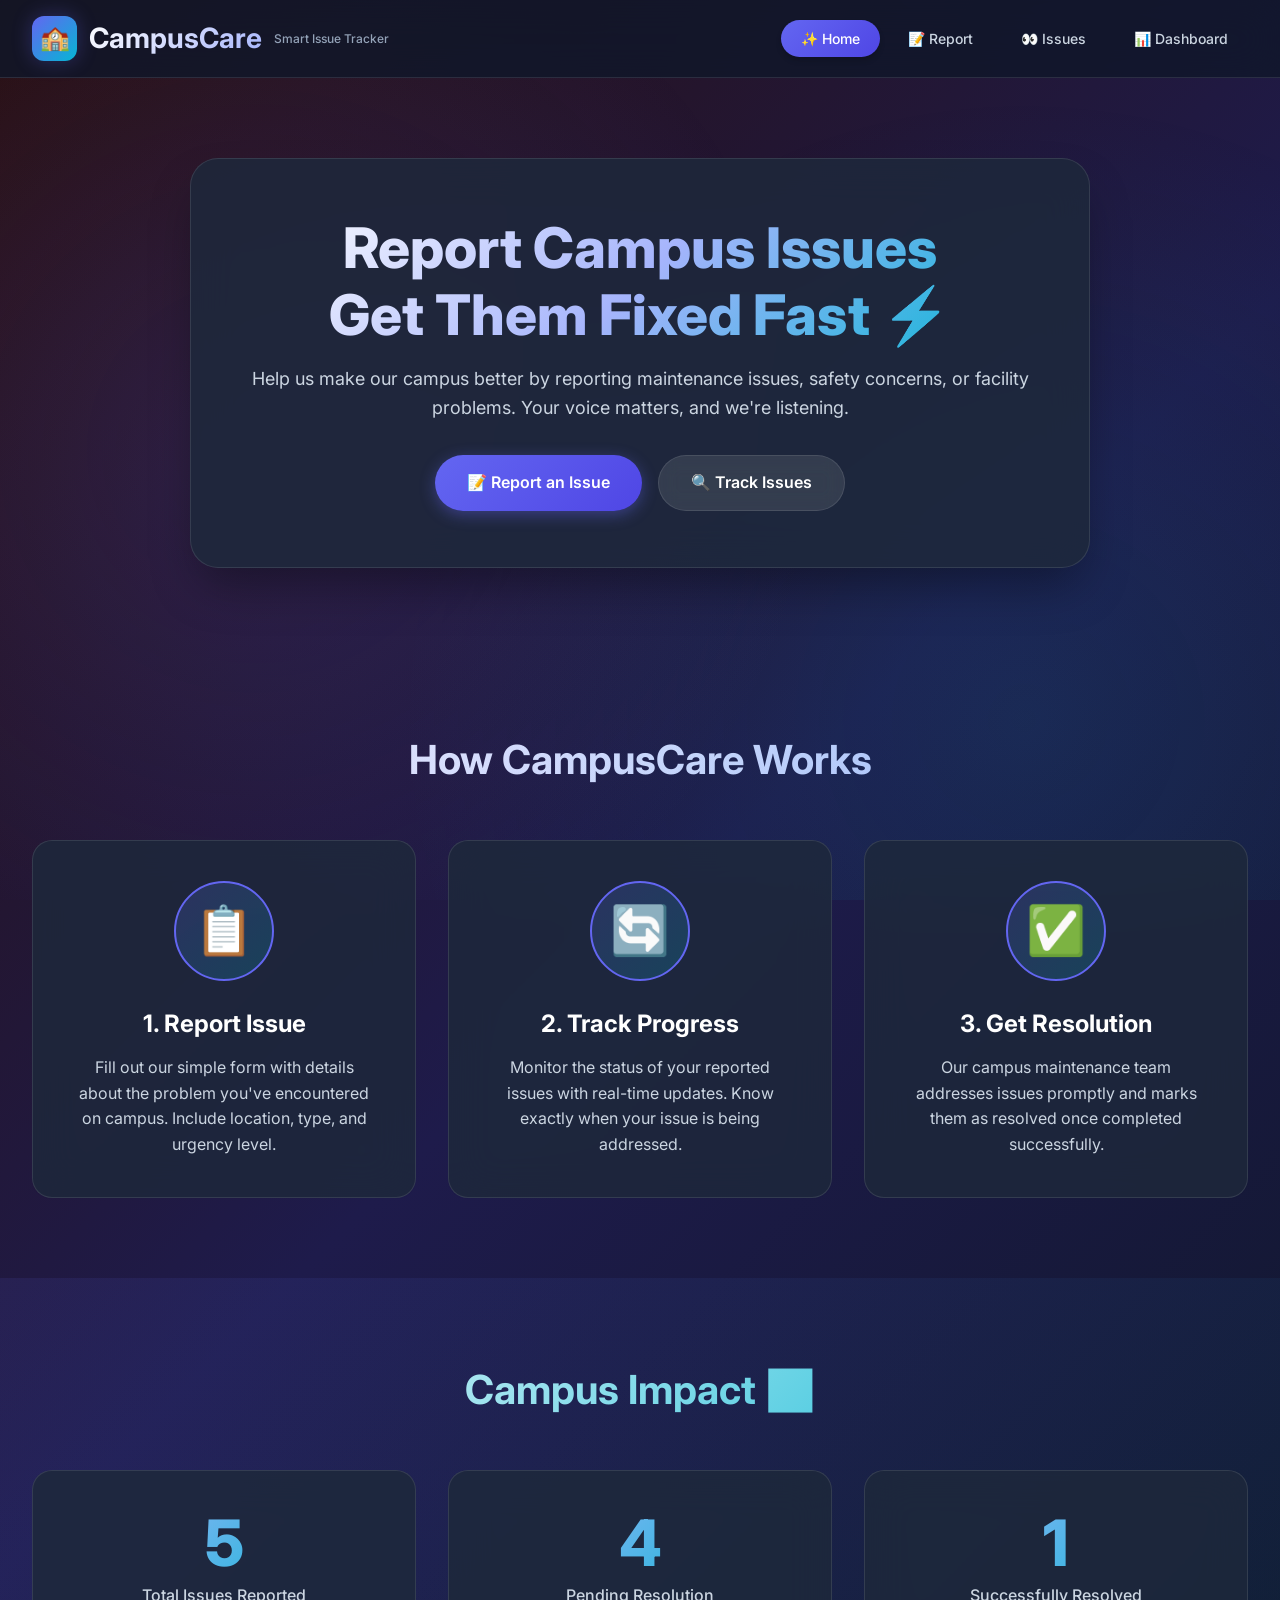
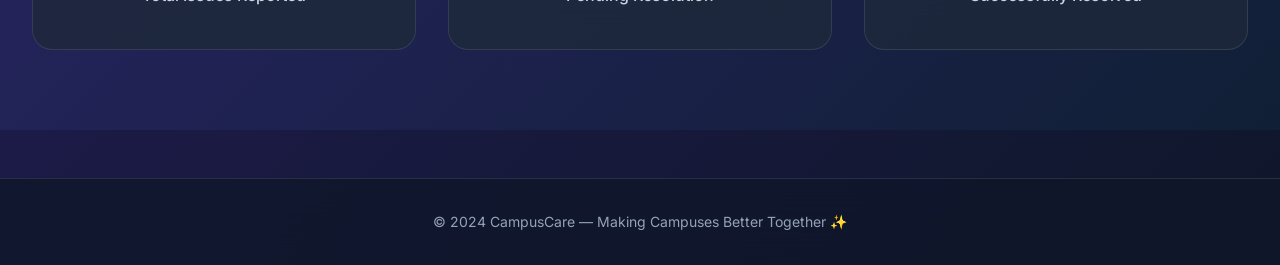
<file: index.html>
<!DOCTYPE html>
<html lang="en">
<head>
    <meta charset="UTF-8">
    <meta name="viewport" content="width=device-width, initial-scale=1.0">
    <title>CampusCare | Smart Campus Issue Tracker</title>
    <link rel="stylesheet" href="style.css?v=2">
    <link href="https://fonts.googleapis.com/css2?family=Inter:wght@400;500;600;700;800&display=swap" rel="stylesheet">
</head>
<body>
    <nav class="navbar">
        <div class="nav-container">
            <div class="logo">
                <div class="logo-icon">🏫</div>
                <h2>CampusCare</h2>
                <span>Smart Issue Tracker</span>
            </div>
            <ul class="nav-menu">
                <li><a href="index.html" class="active">✨ Home</a></li>
                <li><a href="report-issue.html">📝 Report</a></li>
                <li><a href="view-issues.html">👀 Issues</a></li>
                <li><a href="dashboard.html">📊 Dashboard</a></li>
            </ul>
            <div class="hamburger">
                <span></span>
                <span></span>
                <span></span>
            </div>
        </div>
    </nav>

    <main>
        <section class="hero">
            <div class="hero-content">
                <h1>Report Campus Issues<br>Get Them Fixed Fast ⚡</h1>
                <p>Help us make our campus better by reporting maintenance issues, safety concerns, or facility problems. Your voice matters, and we're listening.</p>
                <div class="hero-buttons">
                    <a href="report-issue.html" class="btn btn-primary">📝 Report an Issue</a>
                    <a href="view-issues.html" class="btn btn-secondary">🔍 Track Issues</a>
                </div>
            </div>
        </section>

        <section class="features">
            <h2>How CampusCare Works</h2>
            <div class="features-grid">
                <div class="feature-card">
                    <div class="feature-icon">📋</div>
                    <h3>1. Report Issue</h3>
                    <p>Fill out our simple form with details about the problem you've encountered on campus. Include location, type, and urgency level.</p>
                </div>
                <div class="feature-card">
                    <div class="feature-icon">🔄</div>
                    <h3>2. Track Progress</h3>
                    <p>Monitor the status of your reported issues with real-time updates. Know exactly when your issue is being addressed.</p>
                </div>
                <div class="feature-card">
                    <div class="feature-icon">✅</div>
                    <h3>3. Get Resolution</h3>
                    <p>Our campus maintenance team addresses issues promptly and marks them as resolved once completed successfully.</p>
                </div>
            </div>
        </section>

        <section class="stats">
            <h2>Campus Impact 📈</h2>
            <div class="stats-container" id="statsContainer">
                <div class="stat">
                    <div class="stat-number" id="totalIssues">0</div>
                    <div class="stat-label">Total Issues Reported</div>
                </div>
                <div class="stat">
                    <div class="stat-number" id="pendingIssues">0</div>
                    <div class="stat-label">Pending Resolution</div>
                </div>
                <div class="stat">
                    <div class="stat-number" id="resolvedIssues">0</div>
                    <div class="stat-label">Successfully Resolved</div>
                </div>
            </div>
        </section>
    </main>

    <footer>
        <p>© 2024 CampusCare — Making Campuses Better Together ✨</p>
    </footer>

    <div id="notification" class="notification"></div>

    <script src="script.js"></script>
</body>
</html>
</file>
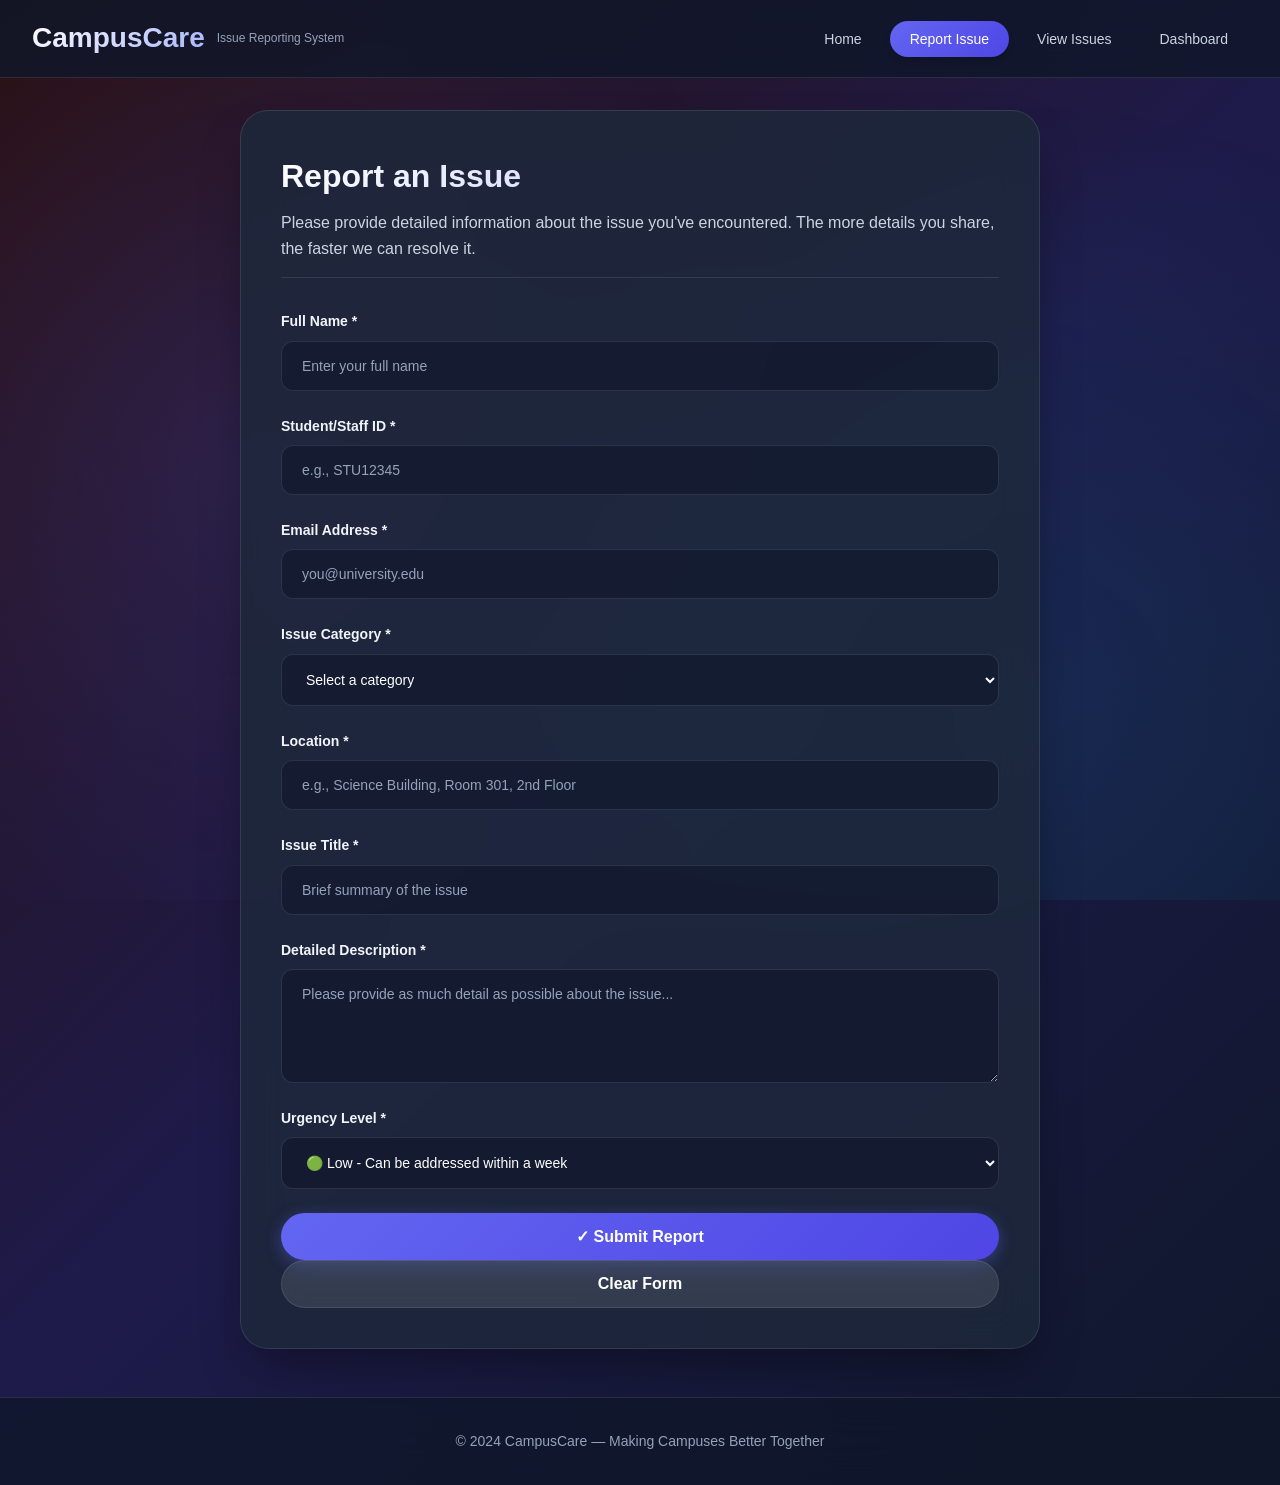
<file: report-issue.html>
<!DOCTYPE html>
<html lang="en">
<head>
    <meta charset="UTF-8">
    <meta name="viewport" content="width=device-width, initial-scale=1.0">
    <title>Report Issue - CampusCare</title>
    <link rel="stylesheet" href="style.css">
</head>
<body>
    <nav class="navbar">
        <div class="nav-container">
            <div class="logo">
                <h2>CampusCare</h2>
                <span>Issue Reporting System</span>
            </div>
            <ul class="nav-menu">
                <li><a href="index.html">Home</a></li>
                <li><a href="report-issue.html" class="active">Report Issue</a></li>
                <li><a href="view-issues.html">View Issues</a></li>
                <li><a href="dashboard.html">Dashboard</a></li>
            </ul>
            <div class="hamburger">
                <span></span>
                <span></span>
                <span></span>
            </div>
        </div>
    </nav>

    <main>
        <div class="form-container">
            <h1>Report an Issue</h1>
            <p class="form-description">Please provide detailed information about the issue you've encountered. The more details you share, the faster we can resolve it.</p>
            
            <form id="issueForm" class="issue-form">
                <div class="form-group">
                    <label for="reporterName">Full Name *</label>
                    <input type="text" id="reporterName" name="reporterName" placeholder="Enter your full name" required>
                </div>

                <div class="form-group">
                    <label for="studentId">Student/Staff ID *</label>
                    <input type="text" id="studentId" name="studentId" placeholder="e.g., STU12345" required>
                </div>

                <div class="form-group">
                    <label for="email">Email Address *</label>
                    <input type="email" id="email" name="email" placeholder="you@university.edu" required>
                </div>

                <div class="form-group">
                    <label for="issueType">Issue Category *</label>
                    <select id="issueType" name="issueType" required>
                        <option value="">Select a category</option>
                        <option value="facility">🏢 Facility Maintenance</option>
                        <option value="cleaning">🧹 Cleaning/Housekeeping</option>
                        <option value="safety">⚠️ Safety Concern</option>
                        <option value="electrical">⚡ Electrical Problem</option>
                        <option value="plumbing">🚰 Plumbing Issue</option>
                        <option value="it">💻 IT/Technology Issue</option>
                        <option value="other">📌 Other</option>
                    </select>
                </div>

                <div class="form-group">
                    <label for="location">Location *</label>
                    <input type="text" id="location" name="location" placeholder="e.g., Science Building, Room 301, 2nd Floor" required>
                </div>

                <div class="form-group">
                    <label for="title">Issue Title *</label>
                    <input type="text" id="title" name="title" placeholder="Brief summary of the issue" required>
                </div>

                <div class="form-group">
                    <label for="description">Detailed Description *</label>
                    <textarea id="description" name="description" rows="5" placeholder="Please provide as much detail as possible about the issue..."></textarea>
                </div>

                <div class="form-group">
                    <label for="urgency">Urgency Level *</label>
                    <select id="urgency" name="urgency" required>
                        <option value="low">🟢 Low - Can be addressed within a week</option>
                        <option value="medium">🟡 Medium - Needs attention in 2-3 days</option>
                        <option value="high">🟠 High - Urgent, needs immediate attention</option>
                        <option value="critical">🔴 Critical - Emergency situation</option>
                    </select>
                </div>

                <div class="form-group">
                    <button type="submit" class="btn btn-primary">✓ Submit Report</button>
                    <button type="reset" class="btn btn-secondary">Clear Form</button>
                </div>
            </form>
        </div>
    </main>

    <footer>
        <p>&copy; 2024 CampusCare — Making Campuses Better Together</p>
    </footer>

    <div id="notification" class="notification"></div>

    <script src="script.js"></script>
</body>
</html>
</file>
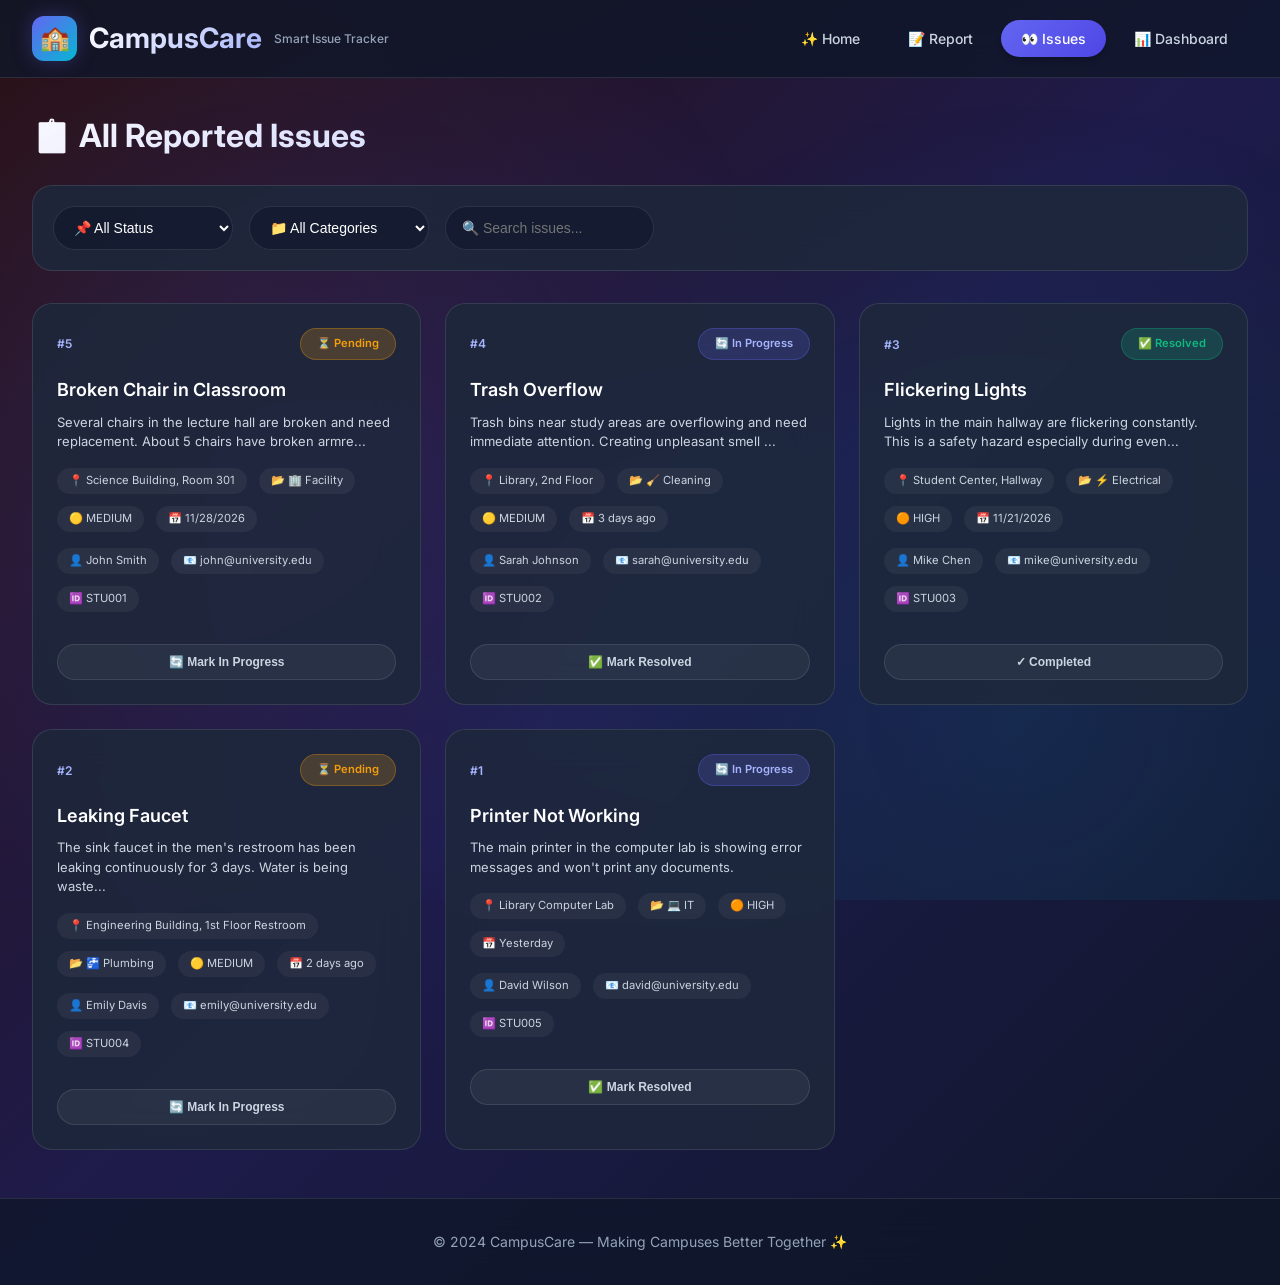
<file: view-issues.html>
<!DOCTYPE html>
<html lang="en">
<head>
    <meta charset="UTF-8">
    <meta name="viewport" content="width=device-width, initial-scale=1.0">
    <title>View Issues - CampusCare</title>
    <link rel="stylesheet" href="style.css">
    <link href="https://fonts.googleapis.com/css2?family=Inter:wght@400;500;600;700;800&display=swap" rel="stylesheet">
</head>
<body>
    <nav class="navbar">
        <div class="nav-container">
            <div class="logo">
                <div class="logo-icon">🏫</div>
                <h2>CampusCare</h2>
                <span>Smart Issue Tracker</span>
            </div>
            <ul class="nav-menu">
                <li><a href="index.html">✨ Home</a></li>
                <li><a href="report-issue.html">📝 Report</a></li>
                <li><a href="view-issues.html" class="active">👀 Issues</a></li>
                <li><a href="dashboard.html">📊 Dashboard</a></li>
            </ul>
            <div class="hamburger">
                <span></span>
                <span></span>
                <span></span>
            </div>
        </div>
    </nav>

    <main>
        <div class="issues-container">
            <h1>📋 All Reported Issues</h1>
            
            <div class="filters">
                <select id="statusFilter">
                    <option value="all">📌 All Status</option>
                    <option value="pending">⏳ Pending</option>
                    <option value="in-progress">🔄 In Progress</option>
                    <option value="resolved">✅ Resolved</option>
                </select>
                <select id="typeFilter">
                    <option value="all">📁 All Categories</option>
                    <option value="facility">🏢 Facility</option>
                    <option value="cleaning">🧹 Cleaning</option>
                    <option value="safety">⚠️ Safety</option>
                    <option value="electrical">⚡ Electrical</option>
                    <option value="plumbing">🚰 Plumbing</option>
                    <option value="it">💻 IT</option>
                </select>
                <input type="text" id="searchInput" placeholder="🔍 Search issues...">
            </div>

            <div class="issues-list" id="issuesList">
                <div class="loading">Loading issues...</div>
            </div>
        </div>
    </main>

    <footer>
        <p>© 2024 CampusCare — Making Campuses Better Together ✨</p>
    </footer>

    <div id="notification" class="notification"></div>

    <script src="script.js"></script>
</body>
</html>
</file>
<file: style.css>
* {
    margin: 0;
    padding: 0;
    box-sizing: border-box;
}

:root {
    --primary: #6366f1;
    --primary-dark: #4f46e5;
    --primary-light: #a5b4fc;
    --secondary: #06b6d4;
    --accent: #f59e0b;
    --success: #10b981;
    --danger: #ef4444;
    --dark: #0f172a;
    --dark-bg: #0f172a;
    --card-bg: rgba(30, 41, 59, 0.85);
    --glass-border: rgba(255, 255, 255, 0.1);
    --text-primary: #f1f5f9;
    --text-secondary: #cbd5e1;
    --text-muted: #94a3b8;
    --shadow-sm: 0 4px 6px -1px rgba(0, 0, 0, 0.2);
    --shadow-md: 0 10px 15px -3px rgba(0, 0, 0, 0.3);
    --shadow-lg: 0 25px 50px -12px rgba(0, 0, 0, 0.4);
    --shadow-glow: 0 0 20px rgba(99, 102, 241, 0.3);
    --radius-sm: 12px;
    --radius-md: 20px;
    --radius-lg: 28px;
}

body {
    font-family: 'Inter', -apple-system, BlinkMacSystemFont, 'Segoe UI', Roboto, sans-serif;
    line-height: 1.6;
    background: linear-gradient(135deg, #2a0f0f 0%, #1e1b4b 50%, #0f172a 100%);
    min-height: 100vh;
    color: var(--text-primary);
}

/* Animated Background */
body::before {
    content: '';
    position: fixed;
    top: 0;
    left: 0;
    width: 100%;
    height: 100%;
    background: radial-gradient(circle at 20% 50%, rgba(99, 102, 241, 0.15) 0%, transparent 50%),
                radial-gradient(circle at 80% 80%, rgba(6, 182, 212, 0.1) 0%, transparent 50%);
    pointer-events: none;
    z-index: 0;
}

/* Glass Navigation */
.navbar {
    background: rgba(15, 23, 42, 0.8);
    backdrop-filter: blur(20px);
    border-bottom: 1px solid var(--glass-border);
    position: sticky;
    top: 0;
    z-index: 1000;
}

.nav-container {
    max-width: 1400px;
    margin: 0 auto;
    padding: 1rem 2rem;
    display: flex;
    justify-content: space-between;
    align-items: center;
}

.logo {
    display: flex;
    align-items: center;
    gap: 0.75rem;
}

.logo-icon {
    width: 45px;
    height: 45px;
    background: linear-gradient(135deg, var(--primary), var(--secondary));
    border-radius: var(--radius-sm);
    display: flex;
    align-items: center;
    justify-content: center;
    font-size: 1.5rem;
    box-shadow: var(--shadow-glow);
}

.logo h2 {
    font-size: 1.75rem;
    font-weight: 700;
    background: linear-gradient(135deg, #fff, var(--primary-light));
    -webkit-background-clip: text;
    background-clip: text;
    color: transparent;
    margin: 0;
}

.logo span {
    font-size: 0.75rem;
    color: var(--text-muted);
    font-weight: 500;
}

.nav-menu {
    display: flex;
    list-style: none;
    gap: 0.5rem;
}

.nav-menu a {
    text-decoration: none;
    color: var(--text-secondary);
    font-weight: 500;
    padding: 0.625rem 1.25rem;
    border-radius: 50px;
    transition: all 0.3s;
    font-size: 0.875rem;
}

.nav-menu a:hover {
    background: rgba(99, 102, 241, 0.2);
    color: white;
    transform: translateY(-2px);
}

.nav-menu a.active {
    background: linear-gradient(135deg, var(--primary), var(--primary-dark));
    color: white;
    box-shadow: var(--shadow-sm);
}

/* Buttons */
.btn {
    display: inline-flex;
    align-items: center;
    justify-content: center;
    gap: 0.75rem;
    padding: 0.875rem 2rem;
    border: none;
    border-radius: 50px;
    font-size: 1rem;
    font-weight: 600;
    cursor: pointer;
    text-decoration: none;
    transition: all 0.3s;
    font-family: inherit;
}

.btn-primary {
    background: linear-gradient(135deg, var(--primary), var(--primary-dark));
    color: white;
    box-shadow: 0 4px 15px rgba(99, 102, 241, 0.4);
}

.btn-primary:hover {
    transform: translateY(-3px);
    box-shadow: 0 8px 25px rgba(99, 102, 241, 0.5);
}

.btn-secondary {
    background: rgba(255, 255, 255, 0.1);
    color: white;
    backdrop-filter: blur(10px);
    border: 1px solid var(--glass-border);
}

.btn-secondary:hover {
    background: rgba(255, 255, 255, 0.2);
    transform: translateY(-3px);
}

/* Hero Section */
.hero {
    padding: 5rem 2rem;
    text-align: center;
    position: relative;
}

.hero-content {
    max-width: 900px;
    margin: 0 auto;
    background: var(--card-bg);
    backdrop-filter: blur(20px);
    padding: 3.5rem;
    border-radius: var(--radius-lg);
    border: 1px solid var(--glass-border);
    box-shadow: var(--shadow-lg);
}

.hero-content h1 {
    font-size: 3.5rem;
    font-weight: 800;
    background: linear-gradient(135deg, #fff, var(--primary-light), var(--secondary));
    -webkit-background-clip: text;
    background-clip: text;
    color: transparent;
    margin-bottom: 1rem;
    line-height: 1.2;
}

.hero-content p {
    font-size: 1.125rem;
    color: var(--text-secondary);
    margin-bottom: 2rem;
}

.hero-buttons {
    display: flex;
    gap: 1rem;
    justify-content: center;
    flex-wrap: wrap;
}

/* Features Section */
.features {
    max-width: 1400px;
    margin: 0 auto;
    padding: 5rem 2rem;
}

.features h2 {
    text-align: center;
    font-size: 2.5rem;
    font-weight: 700;
    margin-bottom: 3rem;
    background: linear-gradient(135deg, #fff, var(--primary-light));
    -webkit-background-clip: text;
    background-clip: text;
    color: transparent;
}

.features-grid {
    display: grid;
    grid-template-columns: repeat(auto-fit, minmax(320px, 1fr));
    gap: 2rem;
}

.feature-card {
    background: var(--card-bg);
    backdrop-filter: blur(20px);
    padding: 2.5rem;
    border-radius: var(--radius-md);
    text-align: center;
    transition: all 0.4s;
    border: 1px solid var(--glass-border);
}

.feature-card:hover {
    transform: translateY(-10px);
    border-color: var(--primary);
    box-shadow: var(--shadow-glow);
}

.feature-icon {
    width: 100px;
    height: 100px;
    background: linear-gradient(135deg, rgba(99, 102, 241, 0.2), rgba(6, 182, 212, 0.2));
    border-radius: 50%;
    display: flex;
    align-items: center;
    justify-content: center;
    margin: 0 auto 1.5rem;
    font-size: 3rem;
    border: 2px solid var(--primary);
}

.feature-card h3 {
    font-size: 1.5rem;
    margin-bottom: 0.75rem;
    color: white;
}

.feature-card p {
    color: var(--text-secondary);
}

/* Stats Section */
.stats {
    padding: 5rem 2rem;
    background: linear-gradient(135deg, rgba(99, 102, 241, 0.1), rgba(6, 182, 212, 0.05));
}

.stats h2 {
    text-align: center;
    font-size: 2.5rem;
    font-weight: 700;
    margin-bottom: 3rem;
    background: linear-gradient(135deg, #fff, var(--secondary));
    -webkit-background-clip: text;
    background-clip: text;
    color: transparent;
}

.stats-container {
    max-width: 1400px;
    margin: 0 auto;
    display: grid;
    grid-template-columns: repeat(auto-fit, minmax(280px, 1fr));
    gap: 2rem;
}

.stat {
    background: var(--card-bg);
    backdrop-filter: blur(20px);
    padding: 2.5rem;
    border-radius: var(--radius-md);
    text-align: center;
    transition: all 0.3s;
    border: 1px solid var(--glass-border);
}

.stat:hover {
    transform: scale(1.05);
    border-color: var(--secondary);
    box-shadow: 0 0 30px rgba(6, 182, 212, 0.3);
}

.stat-number {
    font-size: 4rem;
    font-weight: 800;
    background: linear-gradient(135deg, var(--primary-light), var(--secondary));
    -webkit-background-clip: text;
    background-clip: text;
    color: transparent;
    line-height: 1;
}

.stat-label {
    color: var(--text-secondary);
    margin-top: 0.5rem;
    font-weight: 500;
}

/* Form Container */
.form-container {
    max-width: 800px;
    margin: 2rem auto;
    padding: 2.5rem;
    background: var(--card-bg);
    backdrop-filter: blur(20px);
    border-radius: var(--radius-lg);
    border: 1px solid var(--glass-border);
    box-shadow: var(--shadow-lg);
}

.form-container h1 {
    font-size: 2rem;
    font-weight: 700;
    background: linear-gradient(135deg, #fff, var(--primary-light));
    -webkit-background-clip: text;
    background-clip: text;
    color: transparent;
    margin-bottom: 0.5rem;
}

.form-description {
    color: var(--text-secondary);
    margin-bottom: 2rem;
    padding-bottom: 1rem;
    border-bottom: 1px solid var(--glass-border);
}

.issue-form {
    display: flex;
    flex-direction: column;
    gap: 1.5rem;
}

.form-group {
    display: flex;
    flex-direction: column;
}

.form-group label {
    font-weight: 600;
    margin-bottom: 0.5rem;
    color: var(--text-primary);
    font-size: 0.875rem;
}

.form-group input,
.form-group select,
.form-group textarea {
    padding: 1rem 1.25rem;
    border: 1px solid var(--glass-border);
    border-radius: var(--radius-sm);
    font-size: 0.875rem;
    font-family: inherit;
    transition: all 0.3s;
    background: rgba(15, 23, 42, 0.6);
    color: white;
}

.form-group input:focus,
.form-group select:focus,
.form-group textarea:focus {
    outline: none;
    border-color: var(--primary);
    box-shadow: 0 0 0 3px rgba(99, 102, 241, 0.2);
}

.form-group input::placeholder,
.form-group textarea::placeholder {
    color: var(--text-muted);
}

/* Issues Container */
.issues-container {
    max-width: 1400px;
    margin: 2rem auto;
    padding: 0 2rem;
}

.issues-container h1 {
    font-size: 2rem;
    font-weight: 700;
    margin-bottom: 1.5rem;
    background: linear-gradient(135deg, #fff, var(--primary-light));
    -webkit-background-clip: text;
    background-clip: text;
    color: transparent;
}

/* Filters */
.filters {
    display: flex;
    gap: 1rem;
    margin-bottom: 2rem;
    flex-wrap: wrap;
    background: var(--card-bg);
    backdrop-filter: blur(20px);
    padding: 1.25rem;
    border-radius: var(--radius-md);
    border: 1px solid var(--glass-border);
}

.filters select,
.filters input {
    padding: 0.75rem 1rem;
    border: 1px solid var(--glass-border);
    border-radius: 50px;
    font-size: 0.875rem;
    background: rgba(15, 23, 42, 0.6);
    color: white;
    min-width: 180px;
    transition: all 0.3s;
}

.filters select:focus,
.filters input:focus {
    outline: none;
    border-color: var(--primary);
}

/* Issue Cards - Grid Layout */
.issues-list {
    display: grid;
    grid-template-columns: repeat(auto-fill, minmax(380px, 1fr));
    gap: 1.5rem;
}

.issue-card {
    background: var(--card-bg);
    backdrop-filter: blur(20px);
    padding: 1.5rem;
    border-radius: var(--radius-md);
    transition: all 0.3s;
    border: 1px solid var(--glass-border);
}

.issue-card:hover {
    transform: translateY(-5px);
    border-color: var(--primary);
    box-shadow: var(--shadow-glow);
}

.issue-header {
    display: flex;
    justify-content: space-between;
    align-items: center;
    margin-bottom: 1rem;
}

.issue-id {
    font-size: 0.75rem;
    color: var(--primary-light);
    font-weight: 600;
}

.issue-card h3 {
    font-size: 1.125rem;
    font-weight: 600;
    color: white;
    margin-bottom: 0.5rem;
}

.issue-description {
    font-size: 0.813rem;
    color: var(--text-secondary);
    margin-bottom: 1rem;
    line-height: 1.5;
}

.issue-details {
    display: flex;
    flex-wrap: wrap;
    gap: 0.75rem;
    margin-bottom: 1rem;
}

.detail-tag {
    display: inline-flex;
    align-items: center;
    gap: 0.25rem;
    padding: 0.25rem 0.75rem;
    background: rgba(255, 255, 255, 0.05);
    border-radius: 50px;
    font-size: 0.7rem;
    color: var(--text-secondary);
}

/* Badges */
.badge {
    display: inline-flex;
    align-items: center;
    gap: 0.25rem;
    padding: 0.375rem 1rem;
    border-radius: 50px;
    font-size: 0.7rem;
    font-weight: 600;
}

.badge-pending {
    background: rgba(245, 158, 11, 0.2);
    color: var(--accent);
    border: 1px solid rgba(245, 158, 11, 0.3);
}

.badge-progress {
    background: rgba(99, 102, 241, 0.2);
    color: var(--primary-light);
    border: 1px solid rgba(99, 102, 241, 0.3);
}

.badge-resolved {
    background: rgba(16, 185, 129, 0.2);
    color: var(--success);
    border: 1px solid rgba(16, 185, 129, 0.3);
}

/* Status Button */
.status-btn {
    width: 100%;
    margin-top: 1rem;
    padding: 0.625rem;
    background: rgba(255, 255, 255, 0.05);
    color: var(--text-secondary);
    border: 1px solid var(--glass-border);
    border-radius: 50px;
    cursor: pointer;
    font-size: 0.75rem;
    font-weight: 600;
    transition: all 0.3s;
}

.status-btn:hover {
    background: linear-gradient(135deg, var(--primary), var(--primary-dark));
    color: white;
    border-color: transparent;
}

/* Dashboard */
.dashboard {
    max-width: 1400px;
    margin: 2rem auto;
    padding: 0 2rem;
}

.dashboard h1 {
    font-size: 2rem;
    font-weight: 700;
    margin-bottom: 2rem;
    background: linear-gradient(135deg, #fff, var(--primary-light));
    -webkit-background-clip: text;
    background-clip: text;
    color: transparent;
}

.dashboard-stats {
    display: grid;
    grid-template-columns: repeat(auto-fit, minmax(260px, 1fr));
    gap: 1.5rem;
    margin-bottom: 2rem;
}

.stat-card {
    background: var(--card-bg);
    backdrop-filter: blur(20px);
    padding: 1.75rem;
    border-radius: var(--radius-md);
    text-align: center;
    transition: all 0.3s;
    border: 1px solid var(--glass-border);
}

.stat-card:hover {
    transform: translateY(-5px);
    box-shadow: var(--shadow-glow);
}

.stat-card h3 {
    color: var(--text-secondary);
    font-size: 0.875rem;
    margin-bottom: 0.5rem;
}

.stat-value {
    font-size: 2.5rem;
    font-weight: 800;
    background: linear-gradient(135deg, var(--primary-light), var(--secondary));
    -webkit-background-clip: text;
    background-clip: text;
    color: transparent;
}

/* Notification */
.notification {
    position: fixed;
    bottom: 24px;
    right: 24px;
    padding: 1rem 1.5rem;
    background: linear-gradient(135deg, var(--primary), var(--primary-dark));
    color: white;
    border-radius: 50px;
    display: none;
    z-index: 2000;
    font-size: 0.875rem;
    box-shadow: var(--shadow-lg);
    animation: slideUp 0.3s ease;
}

@keyframes slideUp {
    from {
        transform: translateY(100%);
        opacity: 0;
    }
    to {
        transform: translateY(0);
        opacity: 1;
    }
}

/* Footer */
footer {
    background: rgba(15, 23, 42, 0.8);
    backdrop-filter: blur(20px);
    text-align: center;
    padding: 2rem;
    margin-top: 3rem;
    border-top: 1px solid var(--glass-border);
    color: var(--text-muted);
    font-size: 0.875rem;
}

/* Loading & Empty State */
.loading {
    text-align: center;
    padding: 3rem;
    color: var(--text-secondary);
}

.empty-state {
    text-align: center;
    padding: 3rem;
    background: var(--card-bg);
    border-radius: var(--radius-md);
    color: var(--text-secondary);
}

/* Hamburger Menu */
.hamburger {
    display: none;
    flex-direction: column;
    cursor: pointer;
}

.hamburger span {
    width: 25px;
    height: 3px;
    background-color: white;
    margin: 3px 0;
    transition: 0.3s;
}

/* Responsive */
@media (max-width: 768px) {
    .nav-container {
        padding: 0.75rem 1rem;
    }

    .logo span {
        display: none;
    }

    .hamburger {
        display: flex;
    }

    .nav-menu {
        position: fixed;
        left: -100%;
        top: 65px;
        flex-direction: column;
        background: rgba(15, 23, 42, 0.95);
        backdrop-filter: blur(20px);
        width: 100%;
        text-align: center;
        transition: 0.3s;
        padding: 1rem 0;
        gap: 0;
    }

    .nav-menu.active {
        left: 0;
    }

    .hero-content h1 {
        font-size: 2rem;
    }

    .hero-content {
        padding: 2rem;
    }

    .features-grid,
    .issues-list {
        grid-template-columns: 1fr;
    }

    .dashboard-charts {
        grid-template-columns: 1fr;
    }

    .filters {
        flex-direction: column;
    }

    .filters select,
    .filters input {
        width: 100%;
    }
}
</file>
